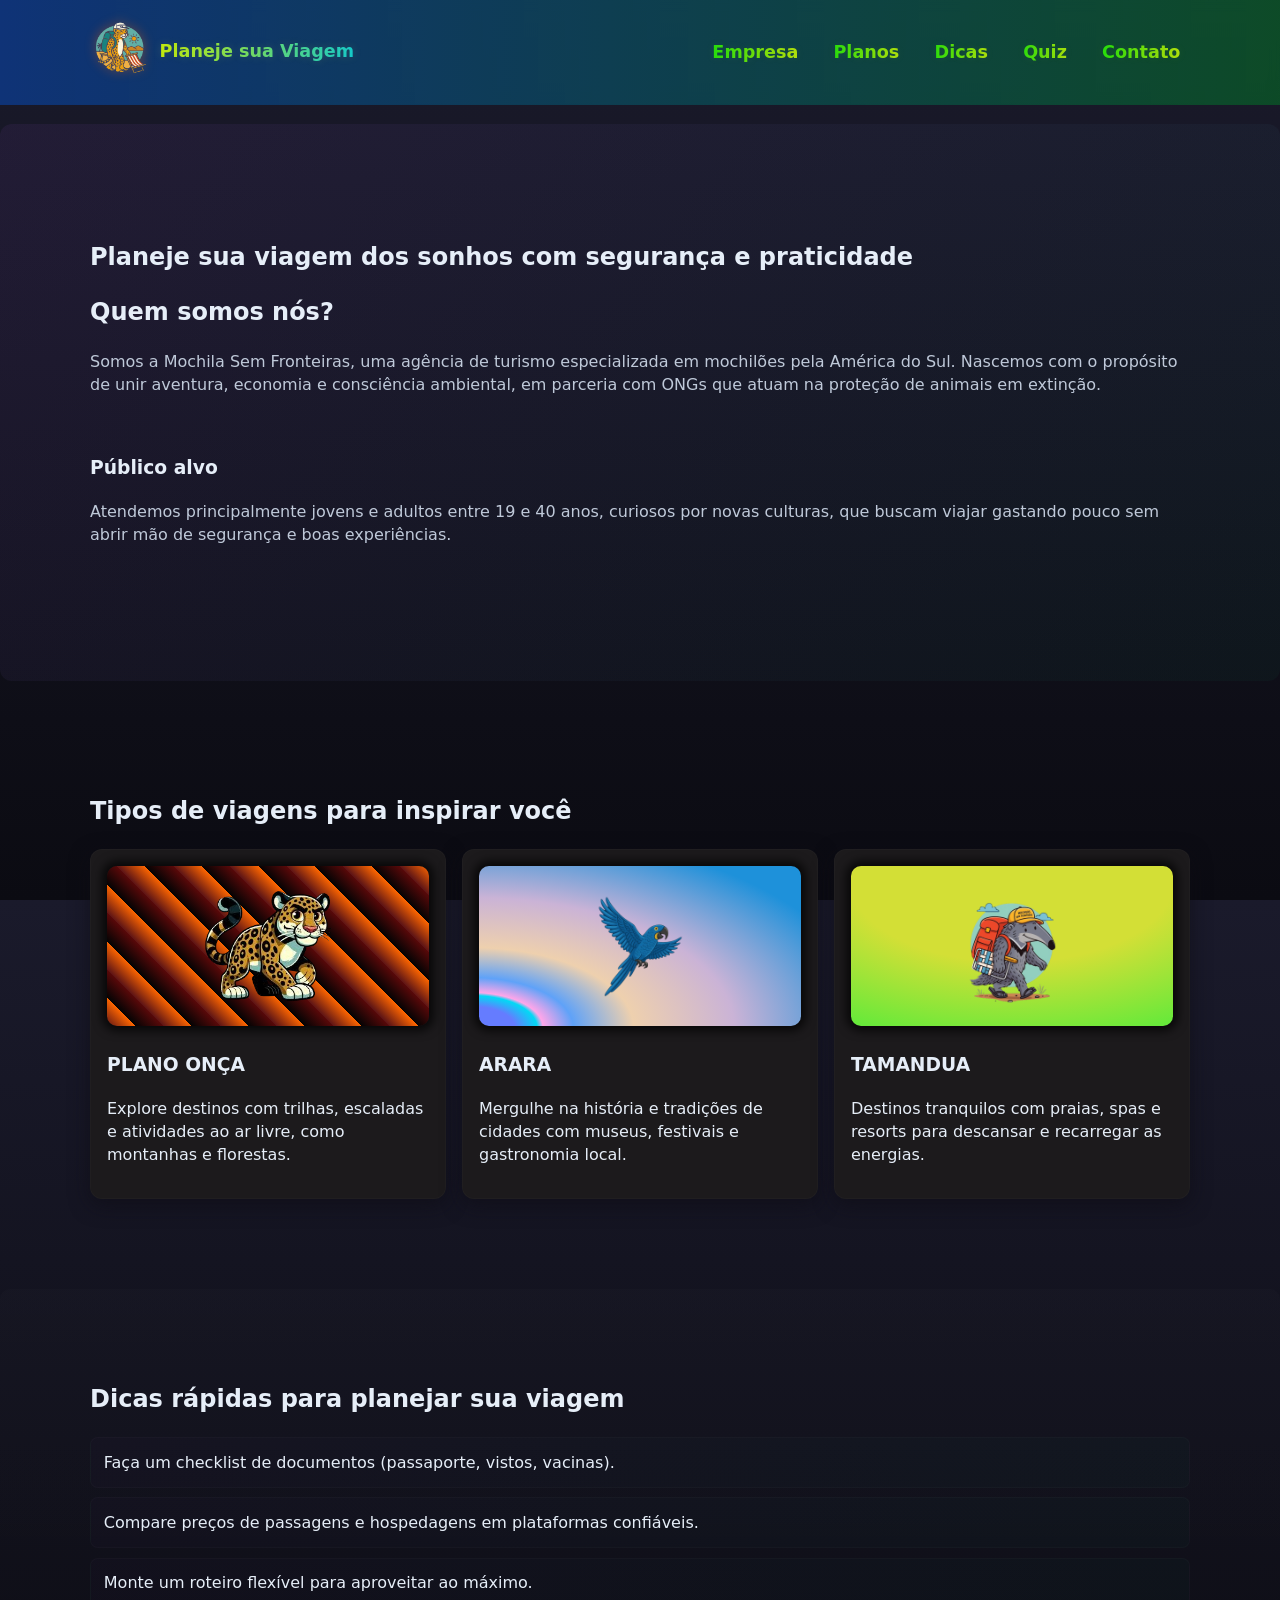
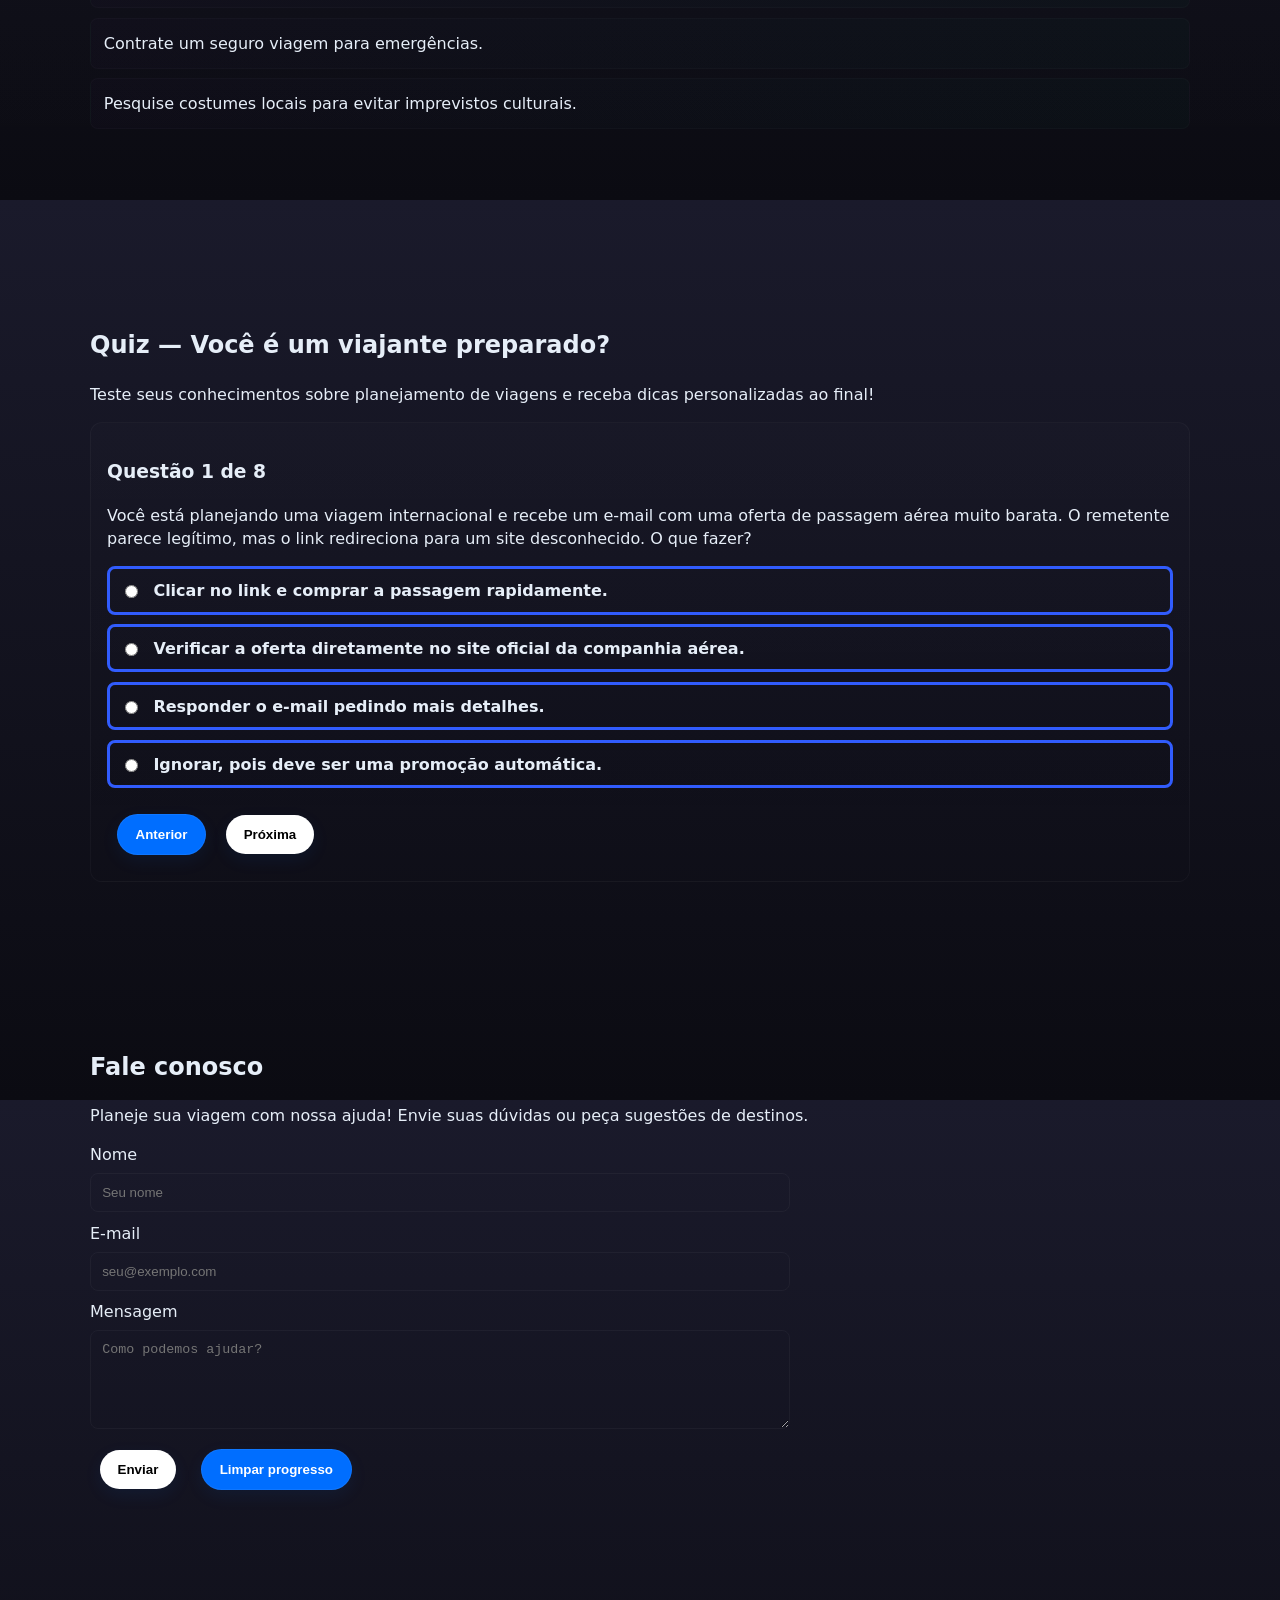
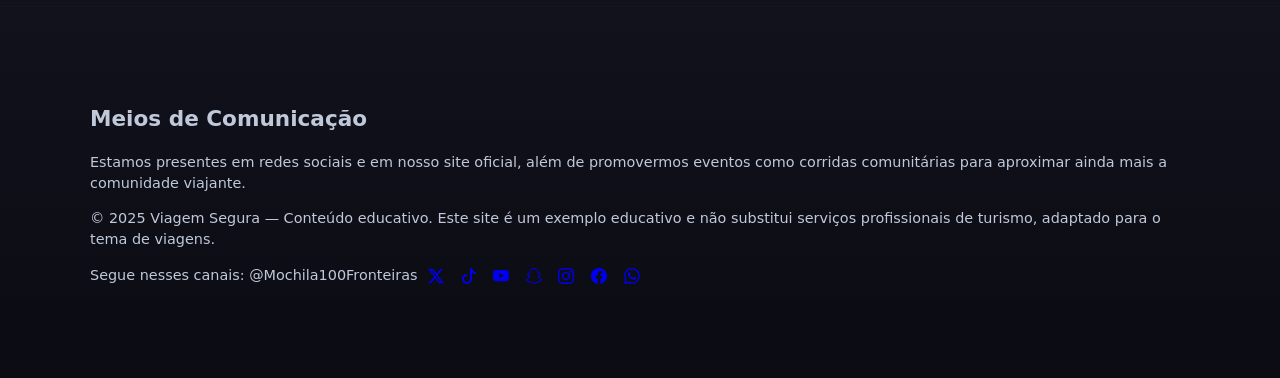
<file: index.html>
<!doctype html>
<html lang="pt-BR">

<head>
  <meta charset="utf-8" />
  <meta name="viewport" content="width=device-width,initial-scale=1" />
  <link rel="icon" type="imags/png" href="ONÇA-removebg.png" />
  <title>Mochila Sem Fronteiras</title>
  <link rel="stylesheet" href="style.css">
</head>

<body>
  <header class="header" role="banner">
    <div class="container header-inner">
      <div class="logo" aria-label="Alerta Digital logo">
        <img src="ONÇA-removebg.png" alt="Logotipo" width="48" height="48">
        <strong>Planeje sua Viagem</strong>
      </div>
      <nav class="nav" role="navigation" aria-label="Menu principal">
        <button class="menu-toggle" aria-expanded="false" aria-controls="main-nav">☰</button>
        <ul id="main-nav" class="nav-list">
          <li><strong><a href="index.html">Empresa</a></strong></li>
          <li><strong><a href="index_card.html">Planos</a></strong></li>
          <li><strong><a href="index.html#dicas">Dicas</a></strong></li>
          <li><strong><a href="index.html#quiz">Quiz</a></strong></li>
          <li><strong><a href="index.html#contato">Contato</a></strong></li>
        </ul>
      </nav>
    </div>
  </header>

  <main>
    <section id="inicio" class="hero" aria-labelledby="hero-title">
      <div class="container">
        <h1 id="hero-title">Planeje sua viagem dos sonhos com segurança e praticidade</h1>
        <h2 id="sub-titulo_empresa">Quem somos nós?</h2>
        <p class="lead">Somos a Mochila Sem Fronteiras, uma agência de turismo especializada em mochilões pela América
          do Sul. Nascemos com o propósito de unir aventura, economia e consciência ambiental, em parceria com ONGs que
          atuam na proteção de animais em extinção.</p>
        <br>
        <h3 id="sub-titulo_empresa_2">Público alvo</h3>
        <p class="lead">Atendemos principalmente jovens e adultos entre 19 e 40 anos, curiosos por novas culturas, que
          buscam viajar gastando pouco sem abrir mão de segurança e boas experiências.</p> </br>
      </div>
    </section>

    <section id="planos" class="section" aria-labelledby="planos-title">
      <div class="container">
        <h2 id="planos-title">Tipos de viagens para inspirar você</h2>
        <div class="grid">
          <a href="index_card.html" class="card-link">
            <article class="card" aria-labelledby="phishing-title" id="plano-onca">
              <img src="ONÇA_3-removebg.png" alt="" role="img" aria-hidden="true">
              <h3 id="phishing-title">PLANO ONÇA</h3>
              <p>Explore destinos com trilhas, escaladas e atividades ao ar livre, como montanhas e florestas.</p>
            </article>
          </a>

          <a href="index_card.html" class="card-link">
            <article class="card" aria-labelledby="suporte-title" id="plano-aguia">
              <img src="ARARA_3-removebg.png" alt="" role="img" aria-hidden="true">
              <h3 id="suporte-title">ARARA</h3>
              <p>Mergulhe na história e tradições de cidades com museus, festivais e gastronomia local.</p>
            </article>
          </a>

          <a href="index_card.html" class="card-link">
            <article class="card" aria-labelledby="promo-title" id="plano-tamandua">
              <img src="TAMANDUA_3-removebg.png" alt="" role="img" aria-hidden="true">
              <h3 id="promo-title">TAMANDUA</h3>
              <p>Destinos tranquilos com praias, spas e resorts para descansar e recarregar as energias.</p>
            </article>
          </a>
        </div>
      </div>
    </section>

    <section id="dicas" class="section alt" aria-labelledby="dicas-title">
      <div class="container">
        <h2 id="dicas-title">Dicas rápidas para planejar sua viagem</h2>
        <ul class="tips">
          <li>Faça um checklist de documentos (passaporte, vistos, vacinas).</li>
          <li>Compare preços de passagens e hospedagens em plataformas confiáveis.</li>
          <li>Monte um roteiro flexível para aproveitar ao máximo.</li>
          <li>Contrate um seguro viagem para emergências.</li>
          <li>Pesquise costumes locais para evitar imprevistos culturais.</li>
        </ul>
      </div>
    </section>

    <section id="quiz" class="section" aria-labelledby="quiz-title">
      <div class="container">
        <h2 id="quiz-title">Quiz — Você é um viajante preparado?</h2>
        <p>Teste seus conhecimentos sobre planejamento de viagens e receba dicas personalizadas ao final!</p>

        <div id="quiz-container" class="quiz-card" aria-live="polite">

          <!-- Quiz rendered by JavaScript -->
        </div>
      </div>
    </section>

    <section id="contato" class="section" aria-labelledby="contato-title">
      <div class="container">
        <h2 id="contato-title">Fale conosco</h2>
        <p>Planeje sua viagem com nossa ajuda! Envie suas dúvidas ou peça sugestões de destinos.</p>
        <form id="contactForm" class="contact-form" aria-label="Formulário de contato">
          <label>
            <span>Nome</span>
            <input name="name" type="text" placeholder="Seu nome" required>
          </label>
          <label>
            <span>E-mail</span>
            <input name="email" type="email" placeholder="seu@exemplo.com" required>
          </label>
          <label>
            <span>Mensagem</span>
            <textarea name="message" rows="5" placeholder="Como podemos ajudar?" required></textarea>
          </label>
          <div class="form-actions">
            <button type="submit" class="btn">Enviar</button>
            <button type="button" id="clearStorage" class="btn ghost">Limpar progresso</button>
          </div>
        </form>
      </div>
    </section>

  </main>

  <footer class="footer" role="contentinfo">
    <div class="container">
      <br><h2>Meios de Comunicação</h2>
      <p>Estamos presentes em redes sociais e em nosso site oficial, além de promovermos eventos como corridas
        comunitárias para aproximar ainda mais a comunidade viajante.</p>
      <p>© 2025 Viagem Segura — Conteúdo educativo. Este site é um exemplo educativo e não substitui serviços
        profissionais de turismo, adaptado para o tema de viagens.</p>
      <p>Segue nesses canais: @Mochila100Fronteiras
        <a href="https://www.x.com/" target="_blank" aria-label="X"><svg xmlns="http://www.w3.org/2000/svg" width="16"
            height="16" fill="currentColor" class="bi bi-twitter-x" viewBox="0 0 16 16">
            <path
              d="M12.6.75h2.454l-5.36 6.142L16 15.25h-4.937l-3.867-5.07-4.425 5.07H.316l5.733-6.57L0 .75h5.063l3.495 4.633L12.601.75Zm-.86 13.028h1.36L4.323 2.145H2.865z" />
          </svg></a>
        <a href="https://www.tiktok.com/" target="_blank" aria-label="TikTok"><svg xmlns="http://www.w3.org/2000/svg"
            width="16" height="16" fill="currentColor" class="bi bi-tiktok" viewBox="0 0 16 16">
            <path
              d="M9 0h1.98c.144.715.54 1.617 1.235 2.512C12.895 3.389 13.797 4 15 4v2c-1.753 0-3.07-.814-4-1.829V11a5 5 0 1 1-5-5v2a3 3 0 1 0 3 3z" />
          </svg></a>
        <a href="https://www.youtube.com.br" target="_blank" aria-label="YouTube"><svg
            xmlns="http://www.w3.org/2000/svg" width="16" height="16" fill="currentColor" class="bi bi-youtube"
            viewBox="0 0 16 16">
            <path
              d="M8.051 1.999h.089c.822.003 4.987.033 6.11.335a2.01 2.01 0 0 1 1.415 1.42c.101.38.172.883.22 1.402l.01.104.022.26.008.104c.065.914.073 1.77.074 1.957v.075c-.001.194-.01 1.108-.082 2.06l-.008.105-.009.104c-.05.572-.124 1.14-.235 1.558a2.01 2.01 0 0 1-1.415 1.42c-1.16.312-5.569.334-6.18.335h-.142c-.309 0-1.587-.006-2.927-.052l-.17-.006-.087-.004-.171-.007-.171-.007c-1.11-.049-2.167-.128-2.654-.26a2.01 2.01 0 0 1-1.415-1.419c-.111-.417-.185-.986-.235-1.558L.09 9.82l-.008-.104A31 31 0 0 1 0 7.68v-.123c.002-.215.01-.958.064-1.778l.007-.103.003-.052.008-.104.022-.26.01-.104c.048-.519.119-1.023.22-1.402a2.01 2.01 0 0 1 1.415-1.42c.487-.13 1.544-.21 2.654-.26l.17-.007.172-.006.086-.003.171-.007A100 100 0 0 1 7.858 2zM6.4 5.209v4.818l4.157-2.408z" />
          </svg></a>
        <a href="https://www.snapchat.com/" target="_blank" aria-label="Sneapchat"><svg
            xmlns="http://www.w3.org/2000/svg" width="16" height="16" fill="currentColor" class="bi bi-snapchat"
            viewBox="0 0 16 16">
            <path
              d="M15.943 11.526c-.111-.303-.323-.465-.564-.599a1 1 0 0 0-.123-.064l-.219-.111c-.752-.399-1.339-.902-1.746-1.498a3.4 3.4 0 0 1-.3-.531c-.034-.1-.032-.156-.008-.207a.3.3 0 0 1 .097-.1c.129-.086.262-.173.352-.231.162-.104.289-.187.371-.245.309-.216.525-.446.66-.702a1.4 1.4 0 0 0 .069-1.16c-.205-.538-.713-.872-1.329-.872a1.8 1.8 0 0 0-.487.065c.006-.368-.002-.757-.035-1.139-.116-1.344-.587-2.048-1.077-2.61a4.3 4.3 0 0 0-1.095-.881C9.764.216 8.92 0 7.999 0s-1.76.216-2.505.641c-.412.232-.782.53-1.097.883-.49.562-.96 1.267-1.077 2.61-.033.382-.04.772-.036 1.138a1.8 1.8 0 0 0-.487-.065c-.615 0-1.124.335-1.328.873a1.4 1.4 0 0 0 .067 1.161c.136.256.352.486.66.701.082.058.21.14.371.246l.339.221a.4.4 0 0 1 .109.11c.026.053.027.11-.012.217a3.4 3.4 0 0 1-.295.52c-.398.583-.968 1.077-1.696 1.472-.385.204-.786.34-.955.8-.128.348-.044.743.28 1.075q.18.189.409.31a4.4 4.4 0 0 0 1 .4.7.7 0 0 1 .202.09c.118.104.102.26.259.488q.12.178.296.3c.33.229.701.243 1.095.258.355.014.758.03 1.217.18.19.064.389.186.618.328.55.338 1.305.802 2.566.802 1.262 0 2.02-.466 2.576-.806.227-.14.424-.26.609-.321.46-.152.863-.168 1.218-.181.393-.015.764-.03 1.095-.258a1.14 1.14 0 0 0 .336-.368c.114-.192.11-.327.217-.42a.6.6 0 0 1 .19-.087 4.5 4.5 0 0 0 1.014-.404c.16-.087.306-.2.429-.336l.004-.005c.304-.325.38-.709.256-1.047m-1.121.602c-.684.378-1.139.337-1.493.565-.3.193-.122.61-.34.76-.269.186-1.061-.012-2.085.326-.845.279-1.384 1.082-2.903 1.082s-2.045-.801-2.904-1.084c-1.022-.338-1.816-.14-2.084-.325-.218-.15-.041-.568-.341-.761-.354-.228-.809-.187-1.492-.563-.436-.24-.189-.39-.044-.46 2.478-1.199 2.873-3.05 2.89-3.188.022-.166.045-.297-.138-.466-.177-.164-.962-.65-1.18-.802-.36-.252-.52-.503-.402-.812.082-.214.281-.295.49-.295a1 1 0 0 1 .197.022c.396.086.78.285 1.002.338q.04.01.082.011c.118 0 .16-.06.152-.195-.026-.433-.087-1.277-.019-2.066.094-1.084.444-1.622.859-2.097.2-.229 1.137-1.22 2.93-1.22 1.792 0 2.732.987 2.931 1.215.416.475.766 1.013.859 2.098.068.788.009 1.632-.019 2.065-.01.142.034.195.152.195a.4.4 0 0 0 .082-.01c.222-.054.607-.253 1.002-.338a1 1 0 0 1 .197-.023c.21 0 .409.082.49.295.117.309-.04.56-.401.812-.218.152-1.003.638-1.18.802-.184.169-.16.3-.139.466.018.14.413 1.991 2.89 3.189.147.073.394.222-.041.464" />
          </svg></a>
        <a href="https://www.instagram.com.br/" target="_blank" aria-label="Instagram"><svg
            xmlns="http://www.w3.org/2000/svg" width="16" height="16" fill="currentColor" class="bi bi-instagram"
            viewBox="0 0 16 16">
            <path
              d="M8 0C5.829 0 5.556.01 4.703.048 3.85.088 3.269.222 2.76.42a3.9 3.9 0 0 0-1.417.923A3.9 3.9 0 0 0 .42 2.76C.222 3.268.087 3.85.048 4.7.01 5.555 0 5.827 0 8.001c0 2.172.01 2.444.048 3.297.04.852.174 1.433.372 1.942.205.526.478.972.923 1.417.444.445.89.719 1.416.923.51.198 1.09.333 1.942.372C5.555 15.99 5.827 16 8 16s2.444-.01 3.298-.048c.851-.04 1.434-.174 1.943-.372a3.9 3.9 0 0 0 1.416-.923c.445-.445.718-.891.923-1.417.197-.509.332-1.09.372-1.942C15.99 10.445 16 10.173 16 8s-.01-2.445-.048-3.299c-.04-.851-.175-1.433-.372-1.941a3.9 3.9 0 0 0-.923-1.417A3.9 3.9 0 0 0 13.24.42c-.51-.198-1.092-.333-1.943-.372C10.443.01 10.172 0 7.998 0zm-.717 1.442h.718c2.136 0 2.389.007 3.232.046.78.035 1.204.166 1.486.275.373.145.64.319.92.599s.453.546.598.92c.11.281.24.705.275 1.485.039.843.047 1.096.047 3.231s-.008 2.389-.047 3.232c-.035.78-.166 1.203-.275 1.485a2.5 2.5 0 0 1-.599.919c-.28.28-.546.453-.92.598-.28.11-.704.24-1.485.276-.843.038-1.096.047-3.232.047s-2.39-.009-3.233-.047c-.78-.036-1.203-.166-1.485-.276a2.5 2.5 0 0 1-.92-.598 2.5 2.5 0 0 1-.6-.92c-.109-.281-.24-.705-.275-1.485-.038-.843-.046-1.096-.046-3.233s.008-2.388.046-3.231c.036-.78.166-1.204.276-1.486.145-.373.319-.64.599-.92s.546-.453.92-.598c.282-.11.705-.24 1.485-.276.738-.034 1.024-.044 2.515-.045zm4.988 1.328a.96.96 0 1 0 0 1.92.96.96 0 0 0 0-1.92m-4.27 1.122a4.109 4.109 0 1 0 0 8.217 4.109 4.109 0 0 0 0-8.217m0 1.441a2.667 2.667 0 1 1 0 5.334 2.667 2.667 0 0 1 0-5.334" />
          </svg></a>
        <a href="https://pt-br.facebook.com/" target="_blank" aria-label="Facebook"><svg
            xmlns="http://www.w3.org/2000/svg" width="16" height="16" fill="currentColor" class="bi bi-facebook"
            viewBox="0 0 16 16">
            <path
              d="M16 8.049c0-4.446-3.582-8.05-8-8.05C3.58 0-.002 3.603-.002 8.05c0 4.017 2.926 7.347 6.75 7.951v-5.625h-2.03V8.05H6.75V6.275c0-2.017 1.195-3.131 3.022-3.131.876 0 1.791.157 1.791.157v1.98h-1.009c-.993 0-1.303.621-1.303 1.258v1.51h2.218l-.354 2.326H9.25V16c3.824-.604 6.75-3.934 6.75-7.951" />
          </svg></a>
        <a href="https://www.whatsapp.com/?lang=pt_PT" target="_bland" aria-label="Whatsapp"><svg
            xmlns="http://www.w3.org/2000/svg" width="16" height="16" fill="currentColor" class="bi bi-whatsapp"
            viewBox="0 0 16 16">
            <path
              d="M13.601 2.326A7.85 7.85 0 0 0 7.994 0C3.627 0 .068 3.558.064 7.926c0 1.399.366 2.76 1.057 3.965L0 16l4.204-1.102a7.9 7.9 0 0 0 3.79.965h.004c4.368 0 7.926-3.558 7.93-7.93A7.9 7.9 0 0 0 13.6 2.326zM7.994 14.521a6.6 6.6 0 0 1-3.356-.92l-.24-.144-2.494.654.666-2.433-.156-.251a6.56 6.56 0 0 1-1.007-3.505c0-3.626 2.957-6.584 6.591-6.584a6.56 6.56 0 0 1 4.66 1.931 6.56 6.56 0 0 1 1.928 4.66c-.004 3.639-2.961 6.592-6.592 6.592m3.615-4.934c-.197-.099-1.17-.578-1.353-.646-.182-.065-.315-.099-.445.099-.133.197-.513.646-.627.775-.114.133-.232.148-.43.05-.197-.1-.836-.308-1.592-.985-.59-.525-.985-1.175-1.103-1.372-.114-.198-.011-.304.088-.403.087-.088.197-.232.296-.346.1-.114.133-.198.198-.33.065-.134.034-.248-.015-.347-.05-.099-.445-1.076-.612-1.47-.16-.389-.323-.335-.445-.34-.114-.007-.247-.007-.38-.007a.73.73 0 0 0-.529.247c-.182.198-.691.677-.691 1.654s.71 1.916.81 2.049c.098.133 1.394 2.132 3.383 2.992.47.205.84.326 1.129.418.475.152.904.129 1.246.08.38-.058 1.171-.48 1.338-.943.164-.464.164-.86.114-.943-.049-.084-.182-.133-.38-.232" />
          </svg></a>
      </p></br>
    </div>
  </footer>

  <script src="script.js"></script>
</body>


</html>
</file>
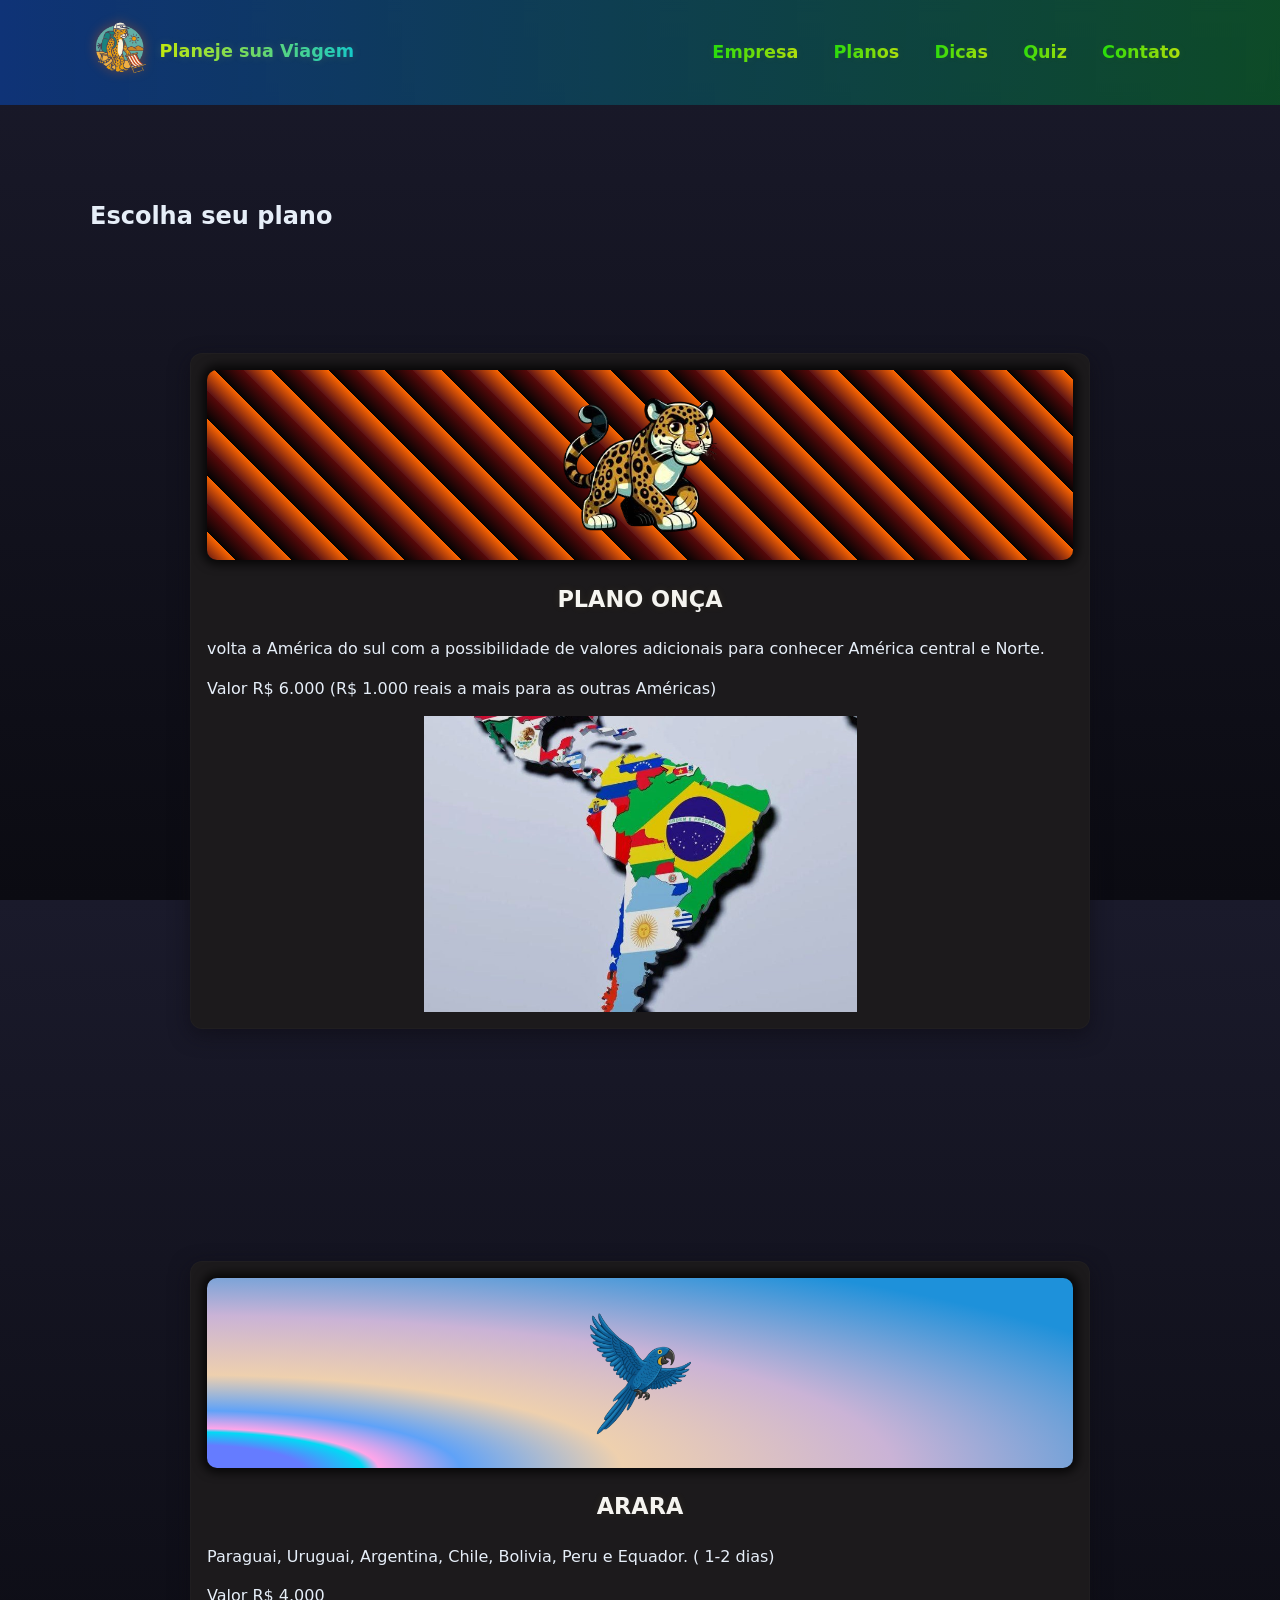
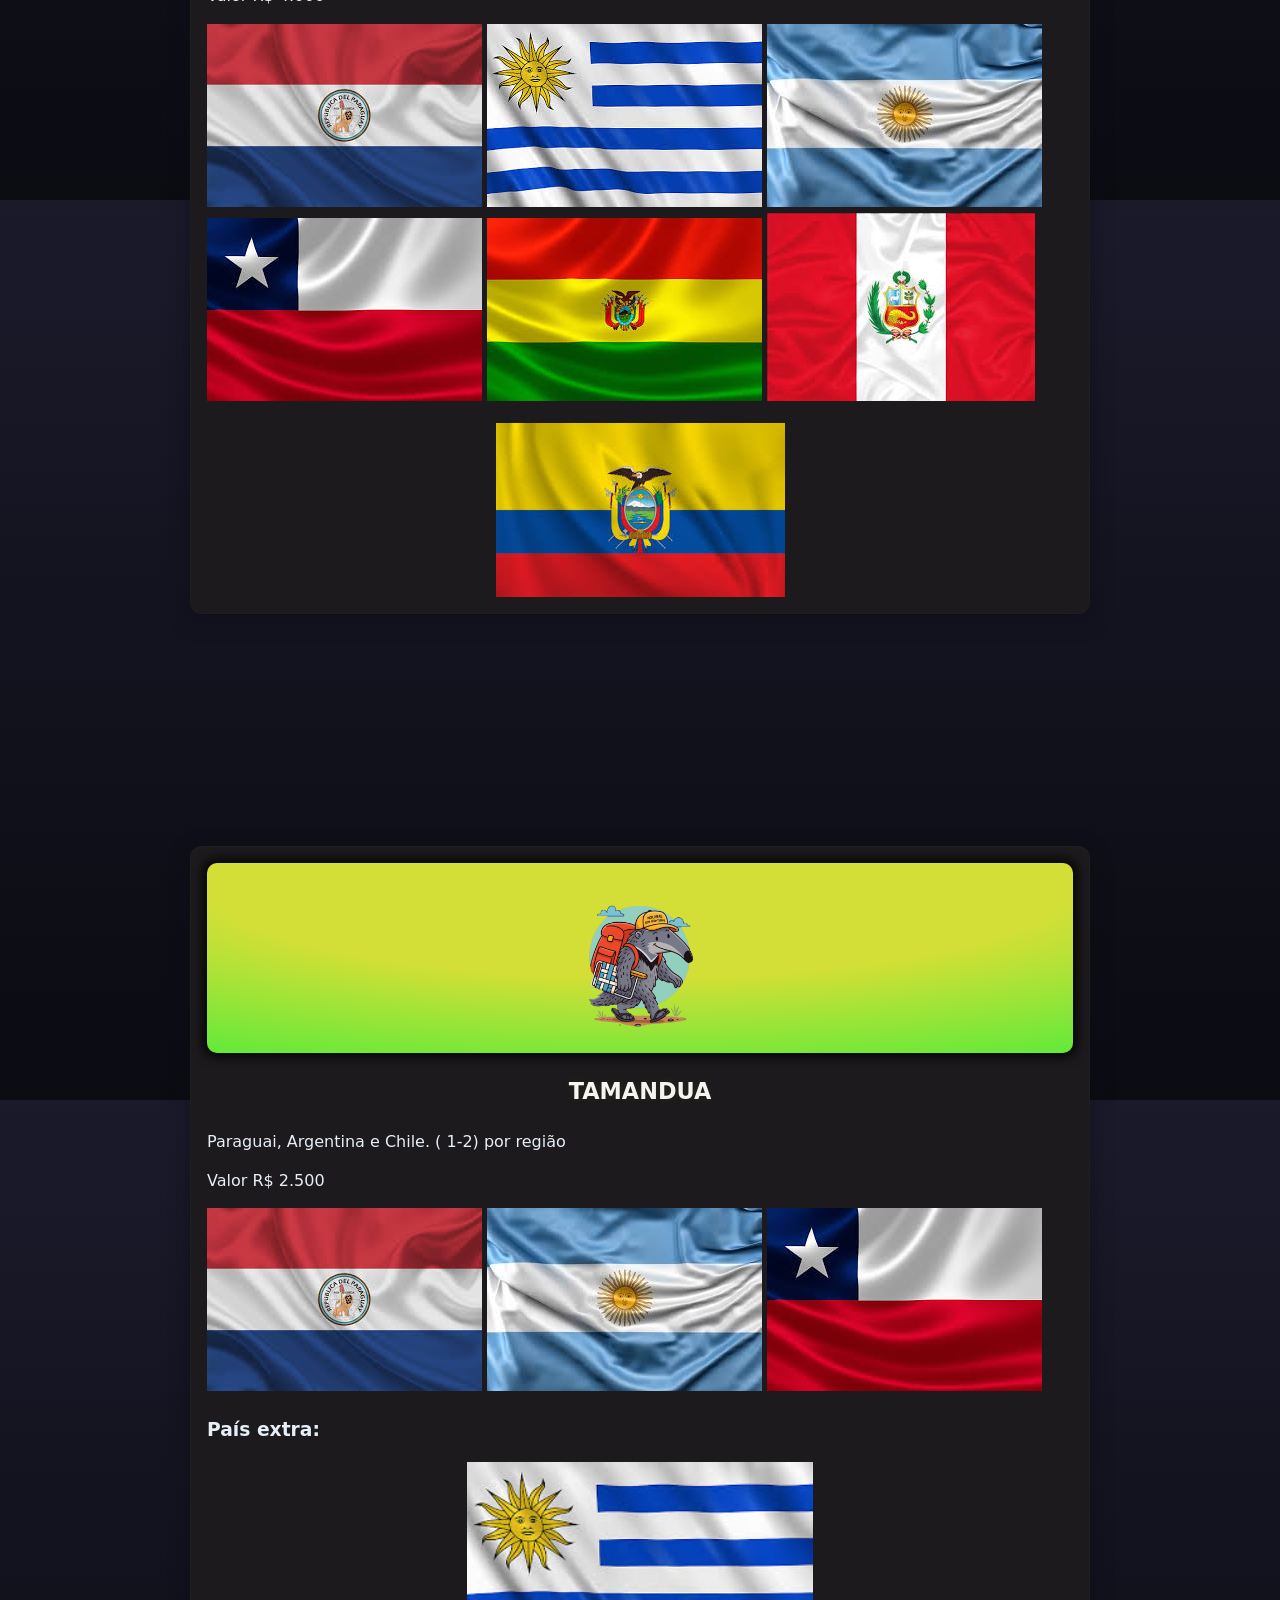
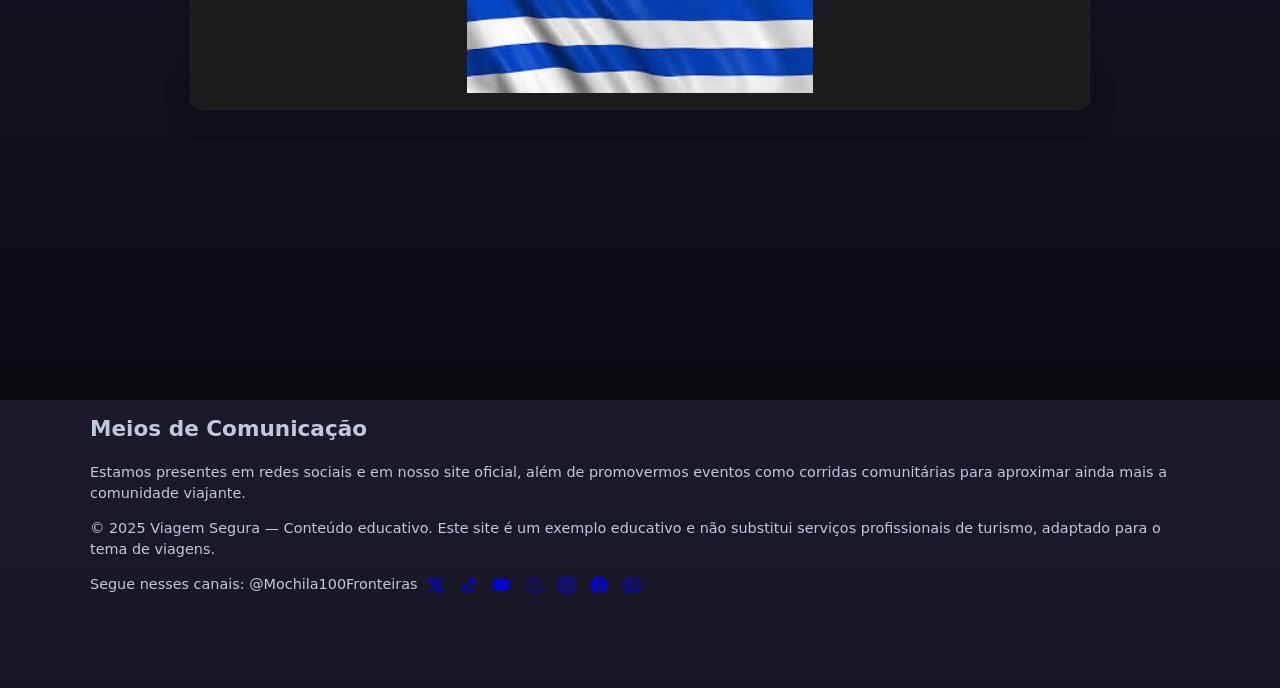
<file: index_card.html>
<!doctype html>
<html lang="pt-BR">

<head>
  <meta charset="utf-8" />
  <meta name="viewport" content="width=device-width,initial-scale=1" />
  <link rel="icon" type="imags/png" href="ONÇA-removebg.png" />
  <title>Mochila Sem Fronteiras</title>
  <link rel="stylesheet" href="style.css">
</head>

<body>
  <header class="header" role="banner">
    <div class="container header-inner">
      <div class="logo" aria-label="Alerta Digital logo">
        <img src="ONÇA-removebg.png" alt="Logotipo" width="48" height="48">
        <strong>Planeje sua Viagem</strong>
      </div>
      <nav class="nav" role="navigation" aria-label="Menu principal">
        <button class="menu-toggle" aria-expanded="false" aria-controls="main-nav">☰</button>
        <ul id="main-nav" class="nav-list">
          <li><strong><a href="index.html">Empresa</a></strong></li>
          <li><strong><a href="index_card.html">Planos</a></strong></li>
          <li><strong><a href="index.html#dicas">Dicas</a></strong></li>
          <li><strong><a href="index.html#quiz">Quiz</a></strong></li>
          <li><strong><a href="#contato">Contato</a></strong></li>
        </ul>
      </nav>
    </div>
  </header>

  <main>


    <section id="planos" class="section" aria-labelledby="planos-title">
      <div class="container">
        <h2 id="planos-title">Escolha seu plano</h2>
        <div class="grid-center">

          <article class="card-center" aria-labelledby="phishing-title" id="fundo-onca">
            <img src="ONÇA_3-removebg.png" alt="" role="img" aria-hidden="true" class="ANIMAIS">
            <h3 id="onca-plano-title">PLANO ONÇA</h3>
            <p>volta a América do sul com a possibilidade de valores adicionais para conhecer América central e Norte.</p>
            <p>Valor R$ 6.000 (R$ 1.000 reais a mais para as outras Américas) </p>
            <a href="https://share.google/y6hxLcwD5hefFBzyl" target="_blank" aria-label="America"><img src="AMARICA.jpg" alt="Mapa da Onça" role="img" aria-hidden="true" class="Mapa_da_America"></a>
          </article>



          <article class="card-center" aria-labelledby="suporte-title" id="fundo-aguia">
            <img src="ARARA_3-removebg.png" alt="" role="img" aria-hidden="true" class="ANIMAIS">
            <h3 id="arara-plano-title">ARARA</h3>
            <p>Paraguai, Uruguai, Argentina, Chile, Bolivia, Peru e Equador. ( 1-2 dias)</p>
            <p>Valor R$ 4.000</p>
            <a href="https://share.google/gmWzGspqHDA4pSiE2" target="_blank" aria-label="Paraguai"><img src="PARAGUAI.jpg" alt="" role="img" aria-hidden="true" class="Bandeira_Paraguai"></a>
            <a href="https://share.google/Lxee3FXMnMRRfLZYd" target="_blank" aria-label="Uruguai"><img src="URUGUAI.jpg" alt="" role="img" aria-hidden="true"></a>
            <a href="https://share.google/SG6s4tRjsRKiLIauo" target="_blank" aria-label="Argentina"><img src="ARGENTINA.jpg" alt="" role="img" aria-hidden="true" class="Bandeira_Argentina"></a>
            <a href="https://share.google/VPXELA9CnQIsDKney" target="_blank" aria-label="Chile"><img src="CHILE.jpg" alt="" role="img" aria-hidden="true" class="Bandeira_Chile"></a>
            <a href="https://share.google/wITIfQmxqoyzdDcch" target="_blank" aria-label="Bolivia"><img src="BOLIVIA.jpg" alt="" role="img" aria-hidden="true" class="Bandeira_Bolivia"></a>
            <a href="https://share.google/amPBdRJc2ZtQsmQGq" target="_blank" aria-label="Peru"><img src="PERU.jpg" alt="" role="img" aria-hidden="true" class="Bandeira_Peru"></a>
            <a href="https://share.google/n0Dw6JcP3yU2xM4PV" target="_blank" aria-label="Equador"><img src="EQUADOR.jpg" alt="" role="img" aria-hidden="true" class="Bandeira_Equador"></a>
          </article>



          <article class="card-center" aria-labelledby="promo-title" id="fundo-tamandua">
            <img src="TAMANDUA_3-removebg.png" alt="" role="img" aria-hidden="true" class="ANIMAIS">
            <h3 id="tamandua-plano-title">TAMANDUA</h3>
            <p> Paraguai, Argentina e Chile. ( 1-2) por região</p>
            <p>Valor R$ 2.500</p>
            <a href="https://share.google/gmWzGspqHDA4pSiE2" target="_blank" aria-label="Paraguai"><img src="PARAGUAI.jpg" alt="" role="img" aria-hidden="true" class="Bandeira_Paraguai"></a>
            <a href="https://share.google/SG6s4tRjsRKiLIauo" target="_blank" aria-label="Argentina"><img src="ARGENTINA.jpg" alt="" role="img" aria-hidden="true" class="Bandeira_Argentina"></a>
            <a href="https://share.google/VPXELA9CnQIsDKney" target="_blank" aria-label="Chile"><img src="CHILE.jpg" alt="" role="img" aria-hidden="true" class="Bandeira_Chile"></a>
            <h1>País extra:</h1>
            <a href="https://share.google/Lxee3FXMnMRRfLZYd" target="_blank" aria-label="Uruguai"><img src="URUGUAI.jpg" alt="" role="img" aria-hidden="true" class="Bandeira_Uruguai"></a>
          </article>
          
        </div>
      </div>
    </section>

  </main>

  <footer class="footer" role="contentinfo">
    <div class="container">
      <br><h2>Meios de Comunicação</h2>
      <p>Estamos presentes em redes sociais e em nosso site oficial, além de promovermos eventos como corridas
        comunitárias para aproximar ainda mais a comunidade viajante.</p>
      <p>© 2025 Viagem Segura — Conteúdo educativo. Este site é um exemplo educativo e não substitui serviços
        profissionais de turismo, adaptado para o tema de viagens.</p>
      <p>Segue nesses canais: @Mochila100Fronteiras
        <a href="https://www.x.com/" target="_blank" aria-label="X"><svg xmlns="http://www.w3.org/2000/svg" width="16"
            height="16" fill="currentColor" class="bi bi-twitter-x" viewBox="0 0 16 16">
            <path
              d="M12.6.75h2.454l-5.36 6.142L16 15.25h-4.937l-3.867-5.07-4.425 5.07H.316l5.733-6.57L0 .75h5.063l3.495 4.633L12.601.75Zm-.86 13.028h1.36L4.323 2.145H2.865z" />
          </svg></a>
        <a href="https://www.tiktok.com/" target="_blank" aria-label="TikTok"><svg xmlns="http://www.w3.org/2000/svg"
            width="16" height="16" fill="currentColor" class="bi bi-tiktok" viewBox="0 0 16 16">
            <path
              d="M9 0h1.98c.144.715.54 1.617 1.235 2.512C12.895 3.389 13.797 4 15 4v2c-1.753 0-3.07-.814-4-1.829V11a5 5 0 1 1-5-5v2a3 3 0 1 0 3 3z" />
          </svg></a>
        <a href="https://www.youtube.com.br" target="_blank" aria-label="YouTube"><svg
            xmlns="http://www.w3.org/2000/svg" width="16" height="16" fill="currentColor" class="bi bi-youtube"
            viewBox="0 0 16 16">
            <path
              d="M8.051 1.999h.089c.822.003 4.987.033 6.11.335a2.01 2.01 0 0 1 1.415 1.42c.101.38.172.883.22 1.402l.01.104.022.26.008.104c.065.914.073 1.77.074 1.957v.075c-.001.194-.01 1.108-.082 2.06l-.008.105-.009.104c-.05.572-.124 1.14-.235 1.558a2.01 2.01 0 0 1-1.415 1.42c-1.16.312-5.569.334-6.18.335h-.142c-.309 0-1.587-.006-2.927-.052l-.17-.006-.087-.004-.171-.007-.171-.007c-1.11-.049-2.167-.128-2.654-.26a2.01 2.01 0 0 1-1.415-1.419c-.111-.417-.185-.986-.235-1.558L.09 9.82l-.008-.104A31 31 0 0 1 0 7.68v-.123c.002-.215.01-.958.064-1.778l.007-.103.003-.052.008-.104.022-.26.01-.104c.048-.519.119-1.023.22-1.402a2.01 2.01 0 0 1 1.415-1.42c.487-.13 1.544-.21 2.654-.26l.17-.007.172-.006.086-.003.171-.007A100 100 0 0 1 7.858 2zM6.4 5.209v4.818l4.157-2.408z" />
          </svg></a>
        <a href="https://www.snapchat.com/" target="_blank" aria-label="Sneapchat"><svg
            xmlns="http://www.w3.org/2000/svg" width="16" height="16" fill="currentColor" class="bi bi-snapchat"
            viewBox="0 0 16 16">
            <path
              d="M15.943 11.526c-.111-.303-.323-.465-.564-.599a1 1 0 0 0-.123-.064l-.219-.111c-.752-.399-1.339-.902-1.746-1.498a3.4 3.4 0 0 1-.3-.531c-.034-.1-.032-.156-.008-.207a.3.3 0 0 1 .097-.1c.129-.086.262-.173.352-.231.162-.104.289-.187.371-.245.309-.216.525-.446.66-.702a1.4 1.4 0 0 0 .069-1.16c-.205-.538-.713-.872-1.329-.872a1.8 1.8 0 0 0-.487.065c.006-.368-.002-.757-.035-1.139-.116-1.344-.587-2.048-1.077-2.61a4.3 4.3 0 0 0-1.095-.881C9.764.216 8.92 0 7.999 0s-1.76.216-2.505.641c-.412.232-.782.53-1.097.883-.49.562-.96 1.267-1.077 2.61-.033.382-.04.772-.036 1.138a1.8 1.8 0 0 0-.487-.065c-.615 0-1.124.335-1.328.873a1.4 1.4 0 0 0 .067 1.161c.136.256.352.486.66.701.082.058.21.14.371.246l.339.221a.4.4 0 0 1 .109.11c.026.053.027.11-.012.217a3.4 3.4 0 0 1-.295.52c-.398.583-.968 1.077-1.696 1.472-.385.204-.786.34-.955.8-.128.348-.044.743.28 1.075q.18.189.409.31a4.4 4.4 0 0 0 1 .4.7.7 0 0 1 .202.09c.118.104.102.26.259.488q.12.178.296.3c.33.229.701.243 1.095.258.355.014.758.03 1.217.18.19.064.389.186.618.328.55.338 1.305.802 2.566.802 1.262 0 2.02-.466 2.576-.806.227-.14.424-.26.609-.321.46-.152.863-.168 1.218-.181.393-.015.764-.03 1.095-.258a1.14 1.14 0 0 0 .336-.368c.114-.192.11-.327.217-.42a.6.6 0 0 1 .19-.087 4.5 4.5 0 0 0 1.014-.404c.16-.087.306-.2.429-.336l.004-.005c.304-.325.38-.709.256-1.047m-1.121.602c-.684.378-1.139.337-1.493.565-.3.193-.122.61-.34.76-.269.186-1.061-.012-2.085.326-.845.279-1.384 1.082-2.903 1.082s-2.045-.801-2.904-1.084c-1.022-.338-1.816-.14-2.084-.325-.218-.15-.041-.568-.341-.761-.354-.228-.809-.187-1.492-.563-.436-.24-.189-.39-.044-.46 2.478-1.199 2.873-3.05 2.89-3.188.022-.166.045-.297-.138-.466-.177-.164-.962-.65-1.18-.802-.36-.252-.52-.503-.402-.812.082-.214.281-.295.49-.295a1 1 0 0 1 .197.022c.396.086.78.285 1.002.338q.04.01.082.011c.118 0 .16-.06.152-.195-.026-.433-.087-1.277-.019-2.066.094-1.084.444-1.622.859-2.097.2-.229 1.137-1.22 2.93-1.22 1.792 0 2.732.987 2.931 1.215.416.475.766 1.013.859 2.098.068.788.009 1.632-.019 2.065-.01.142.034.195.152.195a.4.4 0 0 0 .082-.01c.222-.054.607-.253 1.002-.338a1 1 0 0 1 .197-.023c.21 0 .409.082.49.295.117.309-.04.56-.401.812-.218.152-1.003.638-1.18.802-.184.169-.16.3-.139.466.018.14.413 1.991 2.89 3.189.147.073.394.222-.041.464" />
          </svg></a>
        <a href="https://www.instagram.com.br/" target="_blank" aria-label="Instagram"><svg
            xmlns="http://www.w3.org/2000/svg" width="16" height="16" fill="currentColor" class="bi bi-instagram"
            viewBox="0 0 16 16">
            <path
              d="M8 0C5.829 0 5.556.01 4.703.048 3.85.088 3.269.222 2.76.42a3.9 3.9 0 0 0-1.417.923A3.9 3.9 0 0 0 .42 2.76C.222 3.268.087 3.85.048 4.7.01 5.555 0 5.827 0 8.001c0 2.172.01 2.444.048 3.297.04.852.174 1.433.372 1.942.205.526.478.972.923 1.417.444.445.89.719 1.416.923.51.198 1.09.333 1.942.372C5.555 15.99 5.827 16 8 16s2.444-.01 3.298-.048c.851-.04 1.434-.174 1.943-.372a3.9 3.9 0 0 0 1.416-.923c.445-.445.718-.891.923-1.417.197-.509.332-1.09.372-1.942C15.99 10.445 16 10.173 16 8s-.01-2.445-.048-3.299c-.04-.851-.175-1.433-.372-1.941a3.9 3.9 0 0 0-.923-1.417A3.9 3.9 0 0 0 13.24.42c-.51-.198-1.092-.333-1.943-.372C10.443.01 10.172 0 7.998 0zm-.717 1.442h.718c2.136 0 2.389.007 3.232.046.78.035 1.204.166 1.486.275.373.145.64.319.92.599s.453.546.598.92c.11.281.24.705.275 1.485.039.843.047 1.096.047 3.231s-.008 2.389-.047 3.232c-.035.78-.166 1.203-.275 1.485a2.5 2.5 0 0 1-.599.919c-.28.28-.546.453-.92.598-.28.11-.704.24-1.485.276-.843.038-1.096.047-3.232.047s-2.39-.009-3.233-.047c-.78-.036-1.203-.166-1.485-.276a2.5 2.5 0 0 1-.92-.598 2.5 2.5 0 0 1-.6-.92c-.109-.281-.24-.705-.275-1.485-.038-.843-.046-1.096-.046-3.233s.008-2.388.046-3.231c.036-.78.166-1.204.276-1.486.145-.373.319-.64.599-.92s.546-.453.92-.598c.282-.11.705-.24 1.485-.276.738-.034 1.024-.044 2.515-.045zm4.988 1.328a.96.96 0 1 0 0 1.92.96.96 0 0 0 0-1.92m-4.27 1.122a4.109 4.109 0 1 0 0 8.217 4.109 4.109 0 0 0 0-8.217m0 1.441a2.667 2.667 0 1 1 0 5.334 2.667 2.667 0 0 1 0-5.334" />
          </svg></a>
        <a href="https://pt-br.facebook.com/" target="_blank" aria-label="Facebook"><svg
            xmlns="http://www.w3.org/2000/svg" width="16" height="16" fill="currentColor" class="bi bi-facebook"
            viewBox="0 0 16 16">
            <path
              d="M16 8.049c0-4.446-3.582-8.05-8-8.05C3.58 0-.002 3.603-.002 8.05c0 4.017 2.926 7.347 6.75 7.951v-5.625h-2.03V8.05H6.75V6.275c0-2.017 1.195-3.131 3.022-3.131.876 0 1.791.157 1.791.157v1.98h-1.009c-.993 0-1.303.621-1.303 1.258v1.51h2.218l-.354 2.326H9.25V16c3.824-.604 6.75-3.934 6.75-7.951" />
          </svg></a>
        <a href="https://www.whatsapp.com/?lang=pt_PT" target="_bland" aria-label="Whatsapp"><svg
            xmlns="http://www.w3.org/2000/svg" width="16" height="16" fill="currentColor" class="bi bi-whatsapp"
            viewBox="0 0 16 16">
            <path
              d="M13.601 2.326A7.85 7.85 0 0 0 7.994 0C3.627 0 .068 3.558.064 7.926c0 1.399.366 2.76 1.057 3.965L0 16l4.204-1.102a7.9 7.9 0 0 0 3.79.965h.004c4.368 0 7.926-3.558 7.93-7.93A7.9 7.9 0 0 0 13.6 2.326zM7.994 14.521a6.6 6.6 0 0 1-3.356-.92l-.24-.144-2.494.654.666-2.433-.156-.251a6.56 6.56 0 0 1-1.007-3.505c0-3.626 2.957-6.584 6.591-6.584a6.56 6.56 0 0 1 4.66 1.931 6.56 6.56 0 0 1 1.928 4.66c-.004 3.639-2.961 6.592-6.592 6.592m3.615-4.934c-.197-.099-1.17-.578-1.353-.646-.182-.065-.315-.099-.445.099-.133.197-.513.646-.627.775-.114.133-.232.148-.43.05-.197-.1-.836-.308-1.592-.985-.59-.525-.985-1.175-1.103-1.372-.114-.198-.011-.304.088-.403.087-.088.197-.232.296-.346.1-.114.133-.198.198-.33.065-.134.034-.248-.015-.347-.05-.099-.445-1.076-.612-1.47-.16-.389-.323-.335-.445-.34-.114-.007-.247-.007-.38-.007a.73.73 0 0 0-.529.247c-.182.198-.691.677-.691 1.654s.71 1.916.81 2.049c.098.133 1.394 2.132 3.383 2.992.47.205.84.326 1.129.418.475.152.904.129 1.246.08.38-.058 1.171-.48 1.338-.943.164-.464.164-.86.114-.943-.049-.084-.182-.133-.38-.232" />
          </svg></a>
      </p></br>
    </div>
  </footer>

  <script src="script.js"></script>
</body>


</html>
</file>
<file: style.css>
:root {
  --bg: #1a1a2b;
  --card: #111122;
  --muted: #bfc9d9;
  --accent-purple: #9d4edd;
  --accent-green: #00ff99;
  --glass: rgba(255, 255, 255, 0.03);
}

* {
  box-sizing: border-box
}

html,
body {
  height: 100%
}

body {
  margin: auto;
  font-family: Inter, system-ui, -apple-system, "Segoe UI", Roboto, "Helvetica Neue", Arial;
  background: linear-gradient(180deg, var(--bg) 0%, #0b0b12 100%);
  color: #e6eef8;
  -webkit-font-smoothing: antialiased;
  -moz-osx-font-smoothing: grayscale;
  line-height: 1.45;
}

/* Container */
.container {
  width: min(1100px, 94%);
  margin: 0 auto;
  padding: 2rem 0
}

/* Header */
.header {
  background: linear-gradient(90deg, #0f3377, #076827a1);
  backdrop-filter: blur(6px);
  position: sticky;
  top: 0;
  z-index: 50;
  border-bottom: 1px solid rgba(0, 0, 0, 0.02)
}

.header-inner {
  display: flex;
  align-items: center;
  justify-content: space-between;
  padding: 0.6rem 0
}

.logo {
  display: flex;
  align-items: center;
  gap: 0.6rem
}

.logo img {
  width: 60px;
  height: 85px;
  filter: drop-shadow(0 0 6px rgba(255, 102, 0, 0.459))
}

.logo strong {
  font-size: 1.1rem;
  background: linear-gradient(90deg, rgb(192, 233, 12) 0%, rgb(13, 201, 207) 100%);
  -webkit-background-clip: text;
  -webkit-text-fill-color: transparent;
  background-clip: text;
  color: transparent;
  text-shadow: 0 0 10px rgba(207, 221, 78, 0.16);
}

.nav {
  display: flex;
  align-items: center;
  gap: 1rem
}

.menu-toggle {
  display: none;
  background: none;
  border: none;
  color: var(--muted);
  font-size: 1.2rem;
  padding: 0.2rem 0.6rem;
  border-radius: 6px
}

.nav-list {
  display: flex;
  gap: 1rem;
  list-style: none;
  margin: 0;
  padding: 0
}

.nav-list a {
  color: transparent;
  background-clip: text;
  background: linear-gradient(90deg, rgb(18, 221, 11) 0%, rgb(193, 224, 12) 100%);
  text-shadow: 0 0 10px rgba(221, 200, 78, 0.082);
  text-decoration: none;
  padding: 0.6rem;
  border-radius: 6px;
  transition: all .18s;
  font-size: 1.1rem;
  -webkit-background-clip: text;
  -webkit-text-fill-color: transparent;
}

.nav-list a:hover {
  box-shadow: 0 0 12px rgba(0, 0, 0, 0.199);
  transform: translateY(-3px)
}


/* Hero */
.hero {
  padding: 4rem 0;
  background: linear-gradient(135deg, rgba(157, 78, 221, 0.08), rgba(0, 255, 153, 0.03));
  border-radius: 12px;
  margin: 1.2rem 0
}

.hero .lead {
  color: var(--muted);
}

.btn {
  margin: 10px;
  display: inline-block;
  background: rgb(255, 255, 255);
  color: #000000;
  background-clip: padding-box;
  border: none;
  padding: .75rem 1.1rem;
  border-radius: 999px;
  font-weight: 600;
  cursor: pointer;
  box-shadow: 0 6px 18px rgba(0, 110, 255, 0.08);
  text-decoration: none;
  transition: all .4s;
}

.btn:hover {
  transform: translateY(-10px);
  box-shadow: 0 7px 0 -2px #00f7ff,
    0 15px 0 -4px #39a2db,
    0 16px 10px -3px #39a2db;
}

.btn:active {
  transition: all 0.2s;
  transform: translateY(-5px);
  background: radial-gradient(circle farthest-corner at 10% 20%, rgba(255, 94, 247, 1) 17.8%, rgba(2, 245, 255, 1) 100.2%);
  box-shadow: 0 2px 0 -2px #f5f859,
    0 8px 0 -4px #39a2db,
    0 12px 10px -3px #39a2db;
}

.btn.ghost {
  background: rgb(0, 110, 255);
  border: 1px solid rgba(255, 255, 255, 0.06);
  color: white
}

.btn.ghost:active {
  transition: all 0.2s;
  transform: translateY(-5px);
  background: radial-gradient(circle farthest-corner at 10% 20%, rgba(255, 94, 247, 1) 17.8%, rgba(2, 245, 255, 1) 100.2%);
  box-shadow: 0 2px 0 -2px #f5f859,
    0 8px 0 -4px #39a2db,
    0 12px 10px -3px #39a2db;
}

/* Sections */
.section {
  padding: 2.6rem 0
}

.section.alt {
  background: linear-gradient(180deg, rgba(255, 255, 255, 0.01), transparent);
  border-radius: 10px;
  padding: 2.6rem;
  margin: 1rem 0
}

/* Grid and cards */
.grid {
  display: grid;
  grid-template-columns: repeat(auto-fit, minmax(240px, 1fr));
  gap: 1rem
}

.card {
  background: #1C1A1C;
  padding: 1rem;
  border-radius: 12px;
  border: 1px solid rgba(255, 255, 255, 0.02);
  box-shadow: 0 6px 20px rgba(13, 12, 20, 0.6);
  justify-content: center;
  align-items: center;
  gap: 12px;
  cursor: pointer;
  transition: all 450ms ease-in-out;
}

.card-link {
  text-decoration: none;
  color: inherit;
  display: block;
}

.card img {
  width: 100%;
  height: 160px;
  object-fit: contain;
  background-image: conic-gradient(rgb(189, 96, 9), rgb(29, 29, 31));
  padding: 12px;
  transition: all 0.4s;
  border-radius: 10px;
  box-shadow: 0px 0px 10px 5px rgba(0, 0, 0, 0.705);
  font-size: 30px;
  font-weight: 900;
}

.card:hover {
  box-shadow: inset 0px 1px 0px 0px rgba(0, 0, 0, 0),
    inset 0px -4px 0px 0px rgba(0, 0, 0, 0),
    0px 0px 0px 4px rgba(255, 255, 255, 0.151),
    0px 0px 180px 0px #030b7544;
  transform: translateY(-2px);
}

#plano-onca:hover {
  background: linear-gradient(180deg, #ca4a00, #1a1f01a2);
}

#plano-onca img {
  background: repeating-linear-gradient(45deg, #e2080854, #fc6500 20px, #000000de 20px, #610606de 40px);
}

#plano-aguia:hover {
  background: linear-gradient(180deg, #0044fd, #fdf90156);
}

#plano-aguia img {
 background: radial-gradient(125% 125% at -2% 101%,
      rgb(101, 124, 255) 10.5%,
      rgb(2, 217, 245) 16%,
      rgb(255, 166, 233) 17.5%,
      rgb(95, 162, 248) 25%,
      rgb(238, 208, 174) 40%,
      rgba(202, 179, 214, 1) 65%,
      rgb(30, 145, 218) 100%);
}

#plano-tamandua:hover {
  background: linear-gradient(180deg, #00ff0d81, #c1d60750);
}

#plano-tamandua img {
  background: rgb(0, 0, 0);
  background: radial-gradient(125% 125% at 50% 10%, #d3df36 40%, rgb(51, 238, 60) 100%);
  z-index: -10;
}

/*Card-Center*/
.grid-center {
  display: grid;
  grid-template-columns: 1fr;
  justify-content: center;
  align-items: center;
  gap: 2rem;
}

.card-center {
  background: #1C1A1C;
  padding: 1rem;
  border-radius: 12px;
  border: 1px solid rgba(255, 255, 255, 0.02);
  box-shadow: 0 6px 20px rgba(13, 12, 20, 0.6);
  justify-content: center;
  align-items: center;
  gap: 12px;
  cursor: pointer;
  transition: all 450ms ease-in-out;
  margin: 100px;
}

.Bandeira_Uruguai {
  width: 40%;
  height: 40%;
  margin-top: 1rem;
  display: block;
  margin-left: auto;
  margin-right: auto;
}

.Bandeira_Equador {
   margin-left: auto;
  margin-right: auto;
  margin-top: 1rem;
  display: block;
}

.ANIMAIS {
  width: 100%;
  height: 190px;
  object-fit: contain;
  background-image: conic-gradient(rgba(0, 0, 0, 0), rgb(29, 29, 31));
  padding: 12px;
  transition: all 0.4s;
  border-radius: 10px;
  box-shadow: 0px 0px 10px 5px rgba(0, 0, 0, 0.705);
  font-size: 30px;
  font-weight: 900;
}

#fundo-onca img {
 background: repeating-linear-gradient(45deg, #e2080854, #fc6500 20px, #000000de 20px, #610606de 40px);
}

#fundo-aguia img {
  background: radial-gradient(125% 125% at -2% 101%,
      rgb(101, 124, 255) 10.5%,
      rgb(2, 217, 245) 16%,
      rgb(255, 166, 233) 17.5%,
      rgb(95, 162, 248) 25%,
      rgb(238, 208, 174) 40%,
      rgba(202, 179, 214, 1) 65%,
      rgb(30, 145, 218) 100%);
}

#fundo-tamandua img {
  background: rgb(0, 0, 0);
  background: radial-gradient(125% 125% at 50% 10%, #d3df36 40%, rgb(51, 238, 60) 100%);
  z-index: -10;
}

#onca-plano-title,
#arara-plano-title,
#tamandua-plano-title {
  text-align: center;
  font-size: 1.4rem;
  margin-top: 1rem;
  background: linear-gradient(90deg, rgb(255, 255, 255) 0%, rgb(238, 238, 238) 100%);
  -webkit-background-clip: text;
  -webkit-text-fill-color: transparent;
  background-clip: text;
  color: transparent;
  text-shadow: 0 0 10px rgba(221, 200, 78, 0.082);

}

.Mapa_da_America {
  width: 50%;
  height: auto;
  margin-top: 1rem;
  display: block;
  margin-left: auto;
  margin-right: auto;
}

/* Tips */
.tips {
  list-style: none;
  padding-left: 0;
  display: grid;
  gap: .6rem
}

.tips li {
  background: linear-gradient(90deg, rgba(157, 78, 221, 0.02), rgba(0, 255, 153, 0.02));
  padding: 0.8rem;
  border-radius: 8px;
  border: 1px solid rgba(255, 255, 255, 0.02)
}

/* Quiz styles */
.quiz-card {
  background: linear-gradient(180deg, rgba(255, 255, 255, 0.01), transparent);
  padding: 1rem;
  border-radius: 12px;
  border: 1px solid rgba(255, 255, 255, 0.03)
}

.question {
  margin-bottom: 1rem
}

.options {
  display: flex;
  flex-direction: column;
  gap: .6rem;
  margin-top: .6rem
}

.option {
  display: flex;
  gap: .8rem;
  align-items: center;
  padding: .6rem;
  border-radius: 8px;
  border: 1px solid rgba(255, 255, 255, 0.03);
  cursor: pointer;

  border: 3px solid #315cfd;

  transition: all 0.3s;
  font-size: 1em;
  font-weight: 550;
}

.option:hover {
  background: #315cfd;
  color: white;
  font-size: 1.2em;
}


.option input {
  accent-color: var(--accent-green)
}

.option.correct {
  outline: 3px solid rgba(0, 255, 153, 0.12)
}

.option.wrong {
  opacity: 0.65
}

/* Contact */
.contact-form {
  display: grid;
  gap: .6rem;
  max-width: 700px
}

.contact-form label {
  display: flex;
  flex-direction: column;
  gap: .4rem
}

.contact-form input,
.contact-form textarea {
  padding: .7rem;
  border-radius: 8px;
  border: 1px solid rgba(255, 255, 255, 0.04);
  background: transparent;
  color: inherit
}

.bi_bi-heart-fill {
  color: red
}

/* Footer */
.footer {
  padding: 1.6rem 0;
  color: var(--muted);
  font-size: .9rem;
  border-top: 1px solid rgba(255, 255, 255, 0.02);
  margin-top: 2rem
}

/* CANAIS */
.footer svg {
  margin: 0 6px;
  vertical-align: middle;
}


/* Small screens */
@media (max-width:720px) {
  .menu-toggle {
    display: inline-block
  }

  .nav-list {
    display: none;
    position: absolute;
    right: 1rem;
    top: 64px;
    background: #071021;
    padding: 1rem;
    border-radius: 8px;
    flex-direction: column;
    box-shadow: 0 10px 30px rgba(0, 0, 0, 0.6)
  }

  .nav-list.show {
    display: flex
  }
}
</file>
